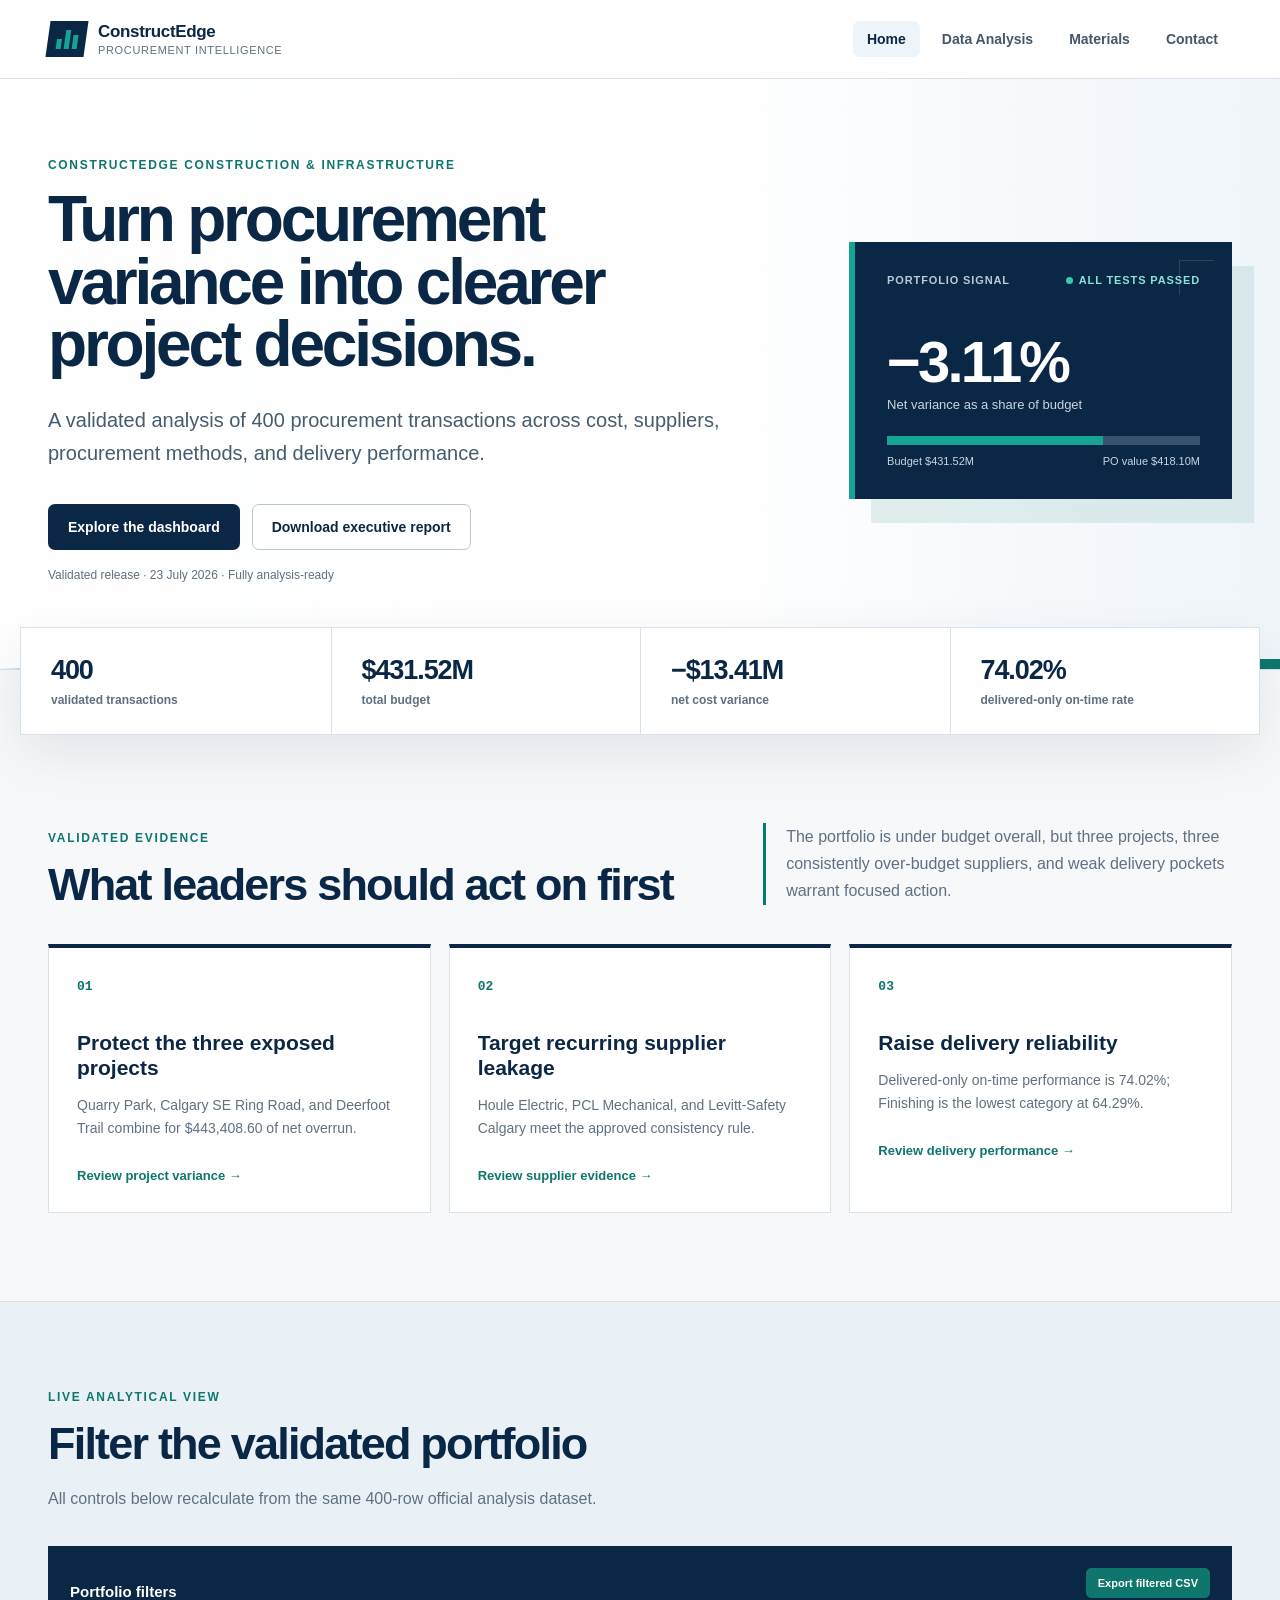
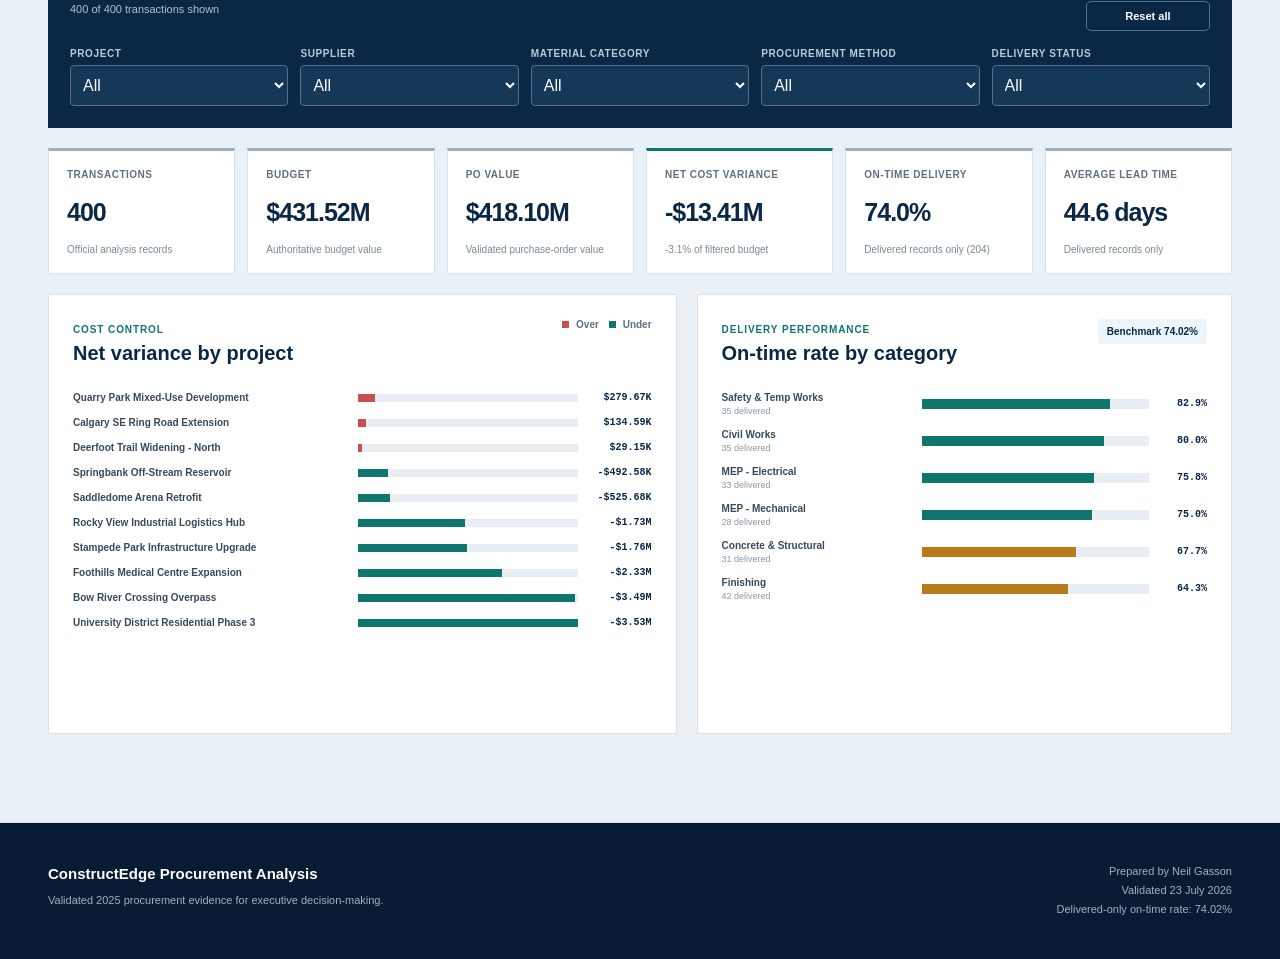
<file: index.html>
<!doctype html>
<html lang="en">
  <head>
    <meta charset="utf-8">
    <meta name="viewport" content="width=device-width, initial-scale=1">
    <meta name="description" content="Validated 2025 procurement cost, supplier, method, and delivery analysis for ConstructEdge.">
    <title>ConstructEdge Procurement Analysis</title>
    <link rel="icon" href="assets/images/favicon.svg" type="image/svg+xml">
    <link rel="stylesheet" href="assets/css/styles.css">
  </head>
  <body>
    <header class="site-header">
      <div class="page-shell nav-shell">
        <a class="brand" href="index.html" aria-label="ConstructEdge Procurement home">
          <span class="brand-mark" aria-hidden="true"><i></i><i></i><i></i></span>
          <span>
            <strong>ConstructEdge</strong>
            <small>Procurement intelligence</small>
          </span>
        </a>
        <nav aria-label="Primary navigation">
          <a class="active" aria-current="page" href="index.html">Home</a>
          <a href="analysis.html">Data Analysis</a>
          <a href="materials.html">Materials</a>
          <a href="contact.html">Contact</a>
        </nav>
      </div>
    </header>

    <main>
      <section class="hero">
        <div class="hero-grid page-shell">
          <div class="hero-copy">
            <p class="eyebrow">ConstructEdge Construction &amp; Infrastructure</p>
            <h1>Turn procurement variance into clearer project decisions.</h1>
            <p class="hero-lede">
              A validated analysis of 400 procurement transactions across cost,
              suppliers, procurement methods, and delivery performance.
            </p>
            <div class="hero-actions">
              <a class="button button-primary" href="analysis.html">Explore the dashboard</a>
              <a class="button button-secondary" href="downloads/Neil_Gasson_Executive_Report.pdf" download>
                Download executive report
              </a>
            </div>
            <p class="release-note">Validated release · 23 July 2026 · Fully analysis-ready</p>
          </div>
          <div class="hero-signal" aria-label="Validated performance snapshot">
            <div class="signal-header">
              <span>Portfolio signal</span>
              <span class="status-dot">All tests passed</span>
            </div>
            <div class="signal-value">−3.11%</div>
            <p>Net variance as a share of budget</p>
            <div class="signal-track" aria-hidden="true"><span></span></div>
            <div class="signal-meta">
              <span>Budget $431.52M</span>
              <span>PO value $418.10M</span>
            </div>
          </div>
        </div>
      </section>

      <section class="snapshot page-shell" aria-label="Portfolio snapshot">
        <article><strong>400</strong><span>validated transactions</span></article>
        <article><strong>$431.52M</strong><span>total budget</span></article>
        <article><strong>−$13.41M</strong><span>net cost variance</span></article>
        <article><strong>74.02%</strong><span>delivered-only on-time rate</span></article>
      </section>

      <section class="section page-shell">
        <div class="section-heading split-heading">
          <div>
            <p class="eyebrow">Validated evidence</p>
            <h2>What leaders should act on first</h2>
          </div>
          <p>
            The portfolio is under budget overall, but three projects, three
            consistently over-budget suppliers, and weak delivery pockets
            warrant focused action.
          </p>
        </div>
        <div class="insight-grid">
          <article class="insight-card">
            <span class="insight-number">01</span>
            <h3>Protect the three exposed projects</h3>
            <p>
              Quarry Park, Calgary SE Ring Road, and Deerfoot Trail combine for
              $443,408.60 of net overrun.
            </p>
            <a href="analysis.html#q1">Review project variance →</a>
          </article>
          <article class="insight-card">
            <span class="insight-number">02</span>
            <h3>Target recurring supplier leakage</h3>
            <p>
              Houle Electric, PCL Mechanical, and Levitt-Safety Calgary meet
              the approved consistency rule.
            </p>
            <a href="analysis.html#q2">Review supplier evidence →</a>
          </article>
          <article class="insight-card">
            <span class="insight-number">03</span>
            <h3>Raise delivery reliability</h3>
            <p>
              Delivered-only on-time performance is 74.02%; Finishing is the
              lowest category at 64.29%.
            </p>
            <a href="analysis.html#q4">Review delivery performance →</a>
          </article>
        </div>
      </section>

      <section class="section section-tinted">
        <div class="page-shell">
          <div class="section-heading">
            <p class="eyebrow">Live analytical view</p>
            <h2>Filter the validated portfolio</h2>
            <p>All controls below recalculate from the same 400-row official analysis dataset.</p>
          </div>
          <div class="dashboard dashboard-embedded" data-dashboard data-embedded="true">
            <div class="dashboard-loading">Loading validated analysis…</div>
          </div>
          <noscript><p class="noscript-note">JavaScript is required for the interactive dashboard.</p></noscript>
        </div>
      </section>
    </main>

    <footer class="site-footer">
      <div class="page-shell footer-grid">
        <div>
          <strong>ConstructEdge Procurement Analysis</strong>
          <p>Validated 2025 procurement evidence for executive decision-making.</p>
        </div>
        <div>
          <span>Prepared by Neil Gasson</span>
          <span>Validated 23 July 2026</span>
          <span>Delivered-only on-time rate: 74.02%</span>
        </div>
      </div>
    </footer>

    <script src="assets/js/dashboard.js" defer></script>
  </body>
</html>
</file>
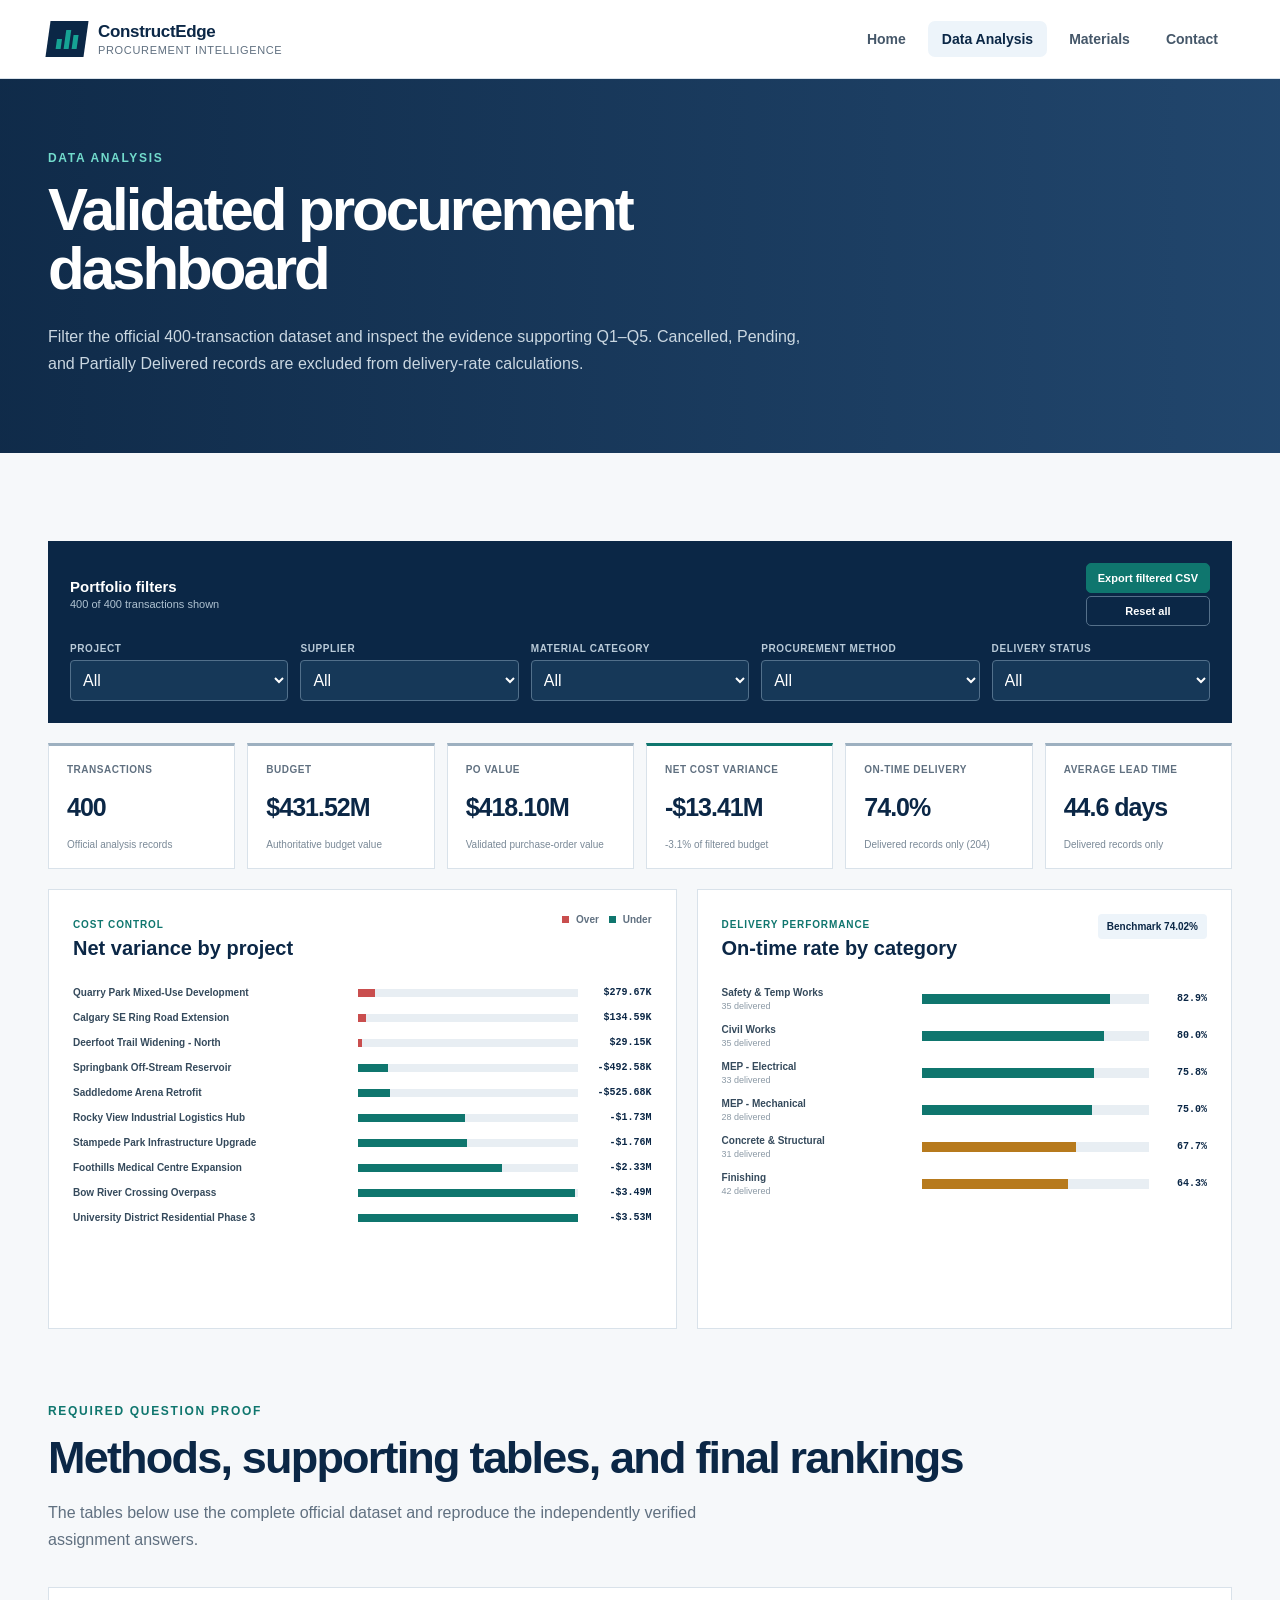
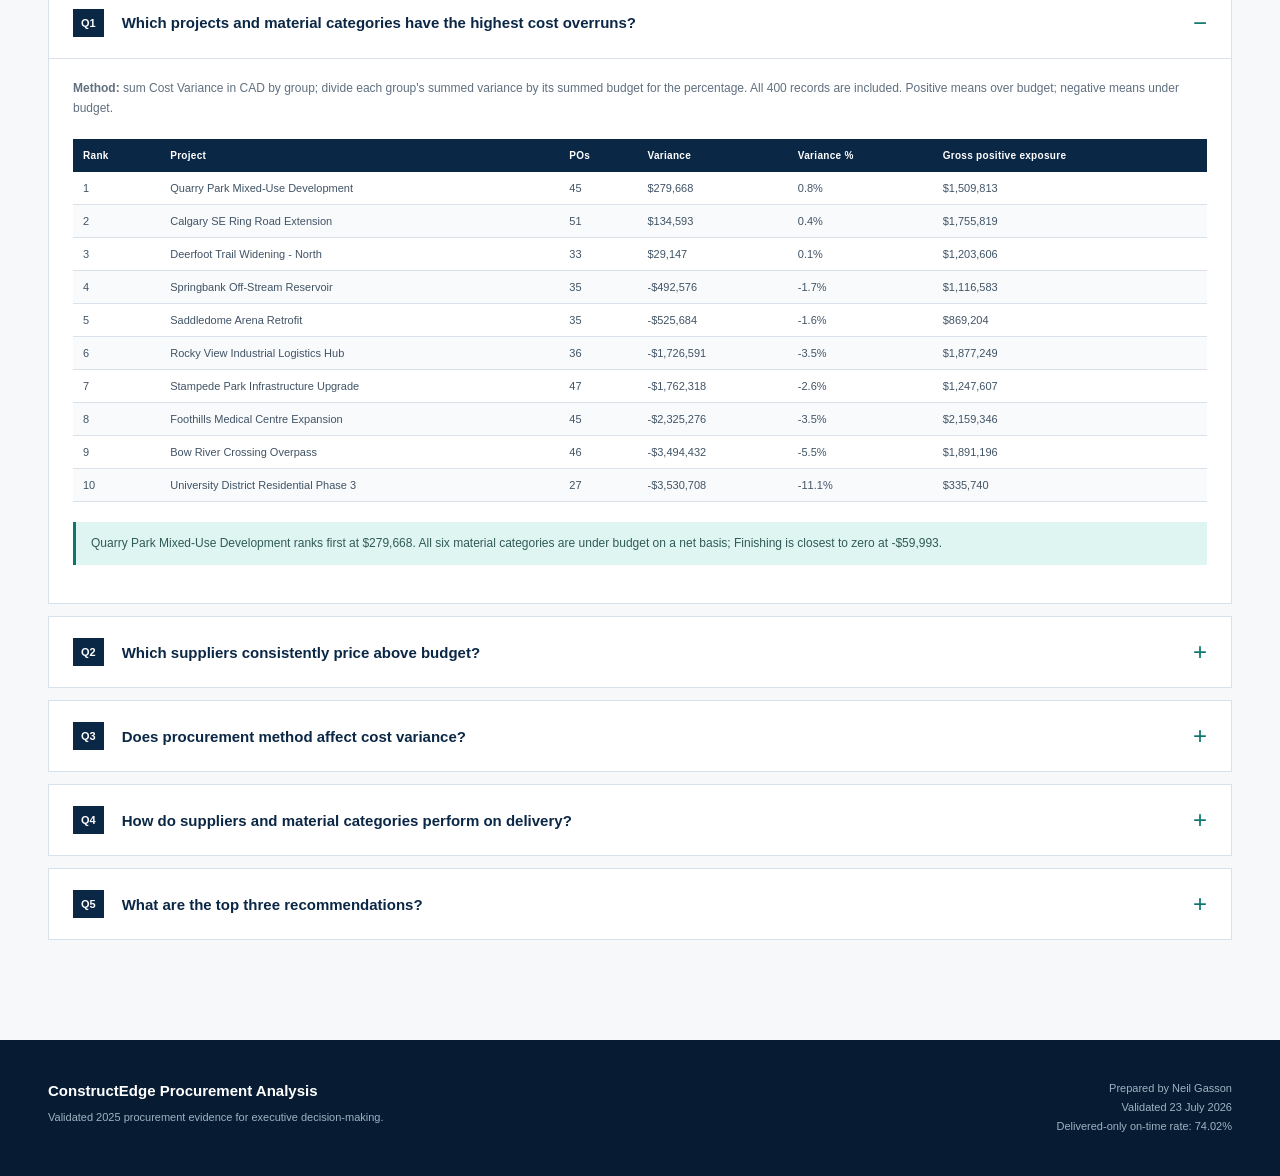
<file: analysis.html>
<!doctype html>
<html lang="en">
  <head>
    <meta charset="utf-8">
    <meta name="viewport" content="width=device-width, initial-scale=1">
    <meta name="description" content="Interactive ConstructEdge procurement dashboard and independently validated Q1–Q5 evidence.">
    <title>Data Analysis | ConstructEdge Procurement Analysis</title>
    <link rel="icon" href="assets/images/favicon.svg" type="image/svg+xml">
    <link rel="stylesheet" href="assets/css/styles.css">
  </head>
  <body>
    <header class="site-header">
      <div class="page-shell nav-shell">
        <a class="brand" href="index.html" aria-label="ConstructEdge Procurement home">
          <span class="brand-mark" aria-hidden="true"><i></i><i></i><i></i></span>
          <span>
            <strong>ConstructEdge</strong>
            <small>Procurement intelligence</small>
          </span>
        </a>
        <nav aria-label="Primary navigation">
          <a href="index.html">Home</a>
          <a class="active" aria-current="page" href="analysis.html">Data Analysis</a>
          <a href="materials.html">Materials</a>
          <a href="contact.html">Contact</a>
        </nav>
      </div>
    </header>

    <main>
      <section class="page-masthead">
        <div class="page-shell">
          <p class="eyebrow">Data Analysis</p>
          <h1>Validated procurement dashboard</h1>
          <p>
            Filter the official 400-transaction dataset and inspect the
            evidence supporting Q1–Q5. Cancelled, Pending, and Partially
            Delivered records are excluded from delivery-rate calculations.
          </p>
        </div>
      </section>
      <section class="section page-shell">
        <div class="dashboard" data-dashboard data-embedded="false">
          <div class="dashboard-loading">Loading validated analysis…</div>
        </div>
        <noscript><p class="noscript-note">JavaScript is required for the interactive dashboard.</p></noscript>
      </section>
    </main>

    <footer class="site-footer">
      <div class="page-shell footer-grid">
        <div>
          <strong>ConstructEdge Procurement Analysis</strong>
          <p>Validated 2025 procurement evidence for executive decision-making.</p>
        </div>
        <div>
          <span>Prepared by Neil Gasson</span>
          <span>Validated 23 July 2026</span>
          <span>Delivered-only on-time rate: 74.02%</span>
        </div>
      </div>
    </footer>

    <script src="assets/js/dashboard.js" defer></script>
  </body>
</html>
</file>
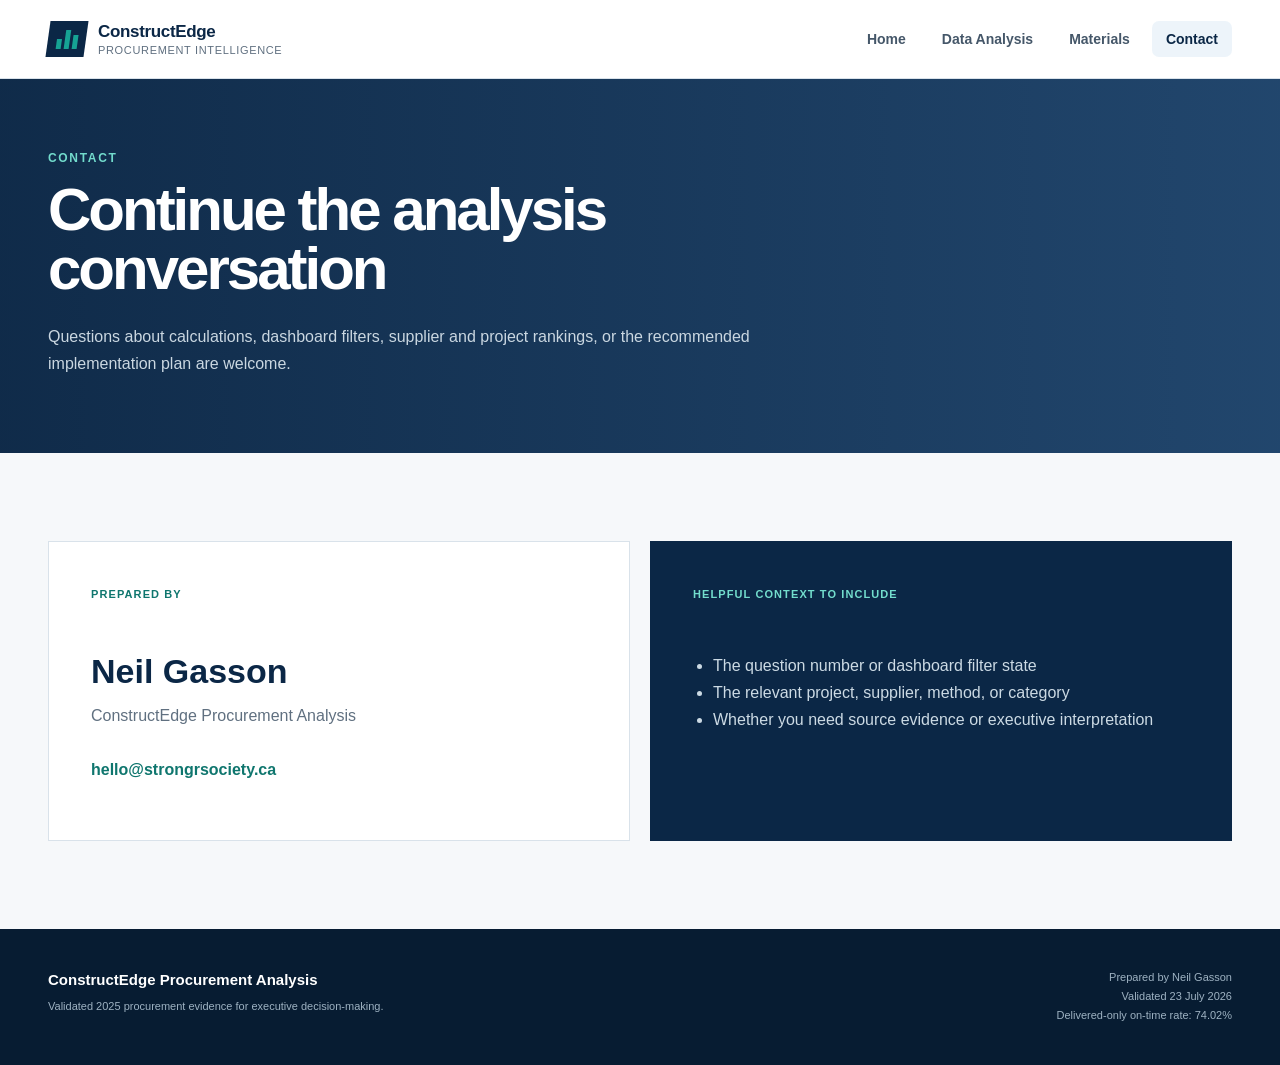
<file: contact.html>
<!doctype html>
<html lang="en">
  <head>
    <meta charset="utf-8">
    <meta name="viewport" content="width=device-width, initial-scale=1">
    <meta name="description" content="Contact Neil Gasson about the ConstructEdge procurement analysis.">
    <title>Contact | ConstructEdge Procurement Analysis</title>
    <link rel="icon" href="assets/images/favicon.svg" type="image/svg+xml">
    <link rel="stylesheet" href="assets/css/styles.css">
  </head>
  <body>
    <header class="site-header">
      <div class="page-shell nav-shell">
        <a class="brand" href="index.html" aria-label="ConstructEdge Procurement home">
          <span class="brand-mark" aria-hidden="true"><i></i><i></i><i></i></span>
          <span>
            <strong>ConstructEdge</strong>
            <small>Procurement intelligence</small>
          </span>
        </a>
        <nav aria-label="Primary navigation">
          <a href="index.html">Home</a>
          <a href="analysis.html">Data Analysis</a>
          <a href="materials.html">Materials</a>
          <a class="active" aria-current="page" href="contact.html">Contact</a>
        </nav>
      </div>
    </header>

    <main>
      <section class="page-masthead">
        <div class="page-shell">
          <p class="eyebrow">Contact</p>
          <h1>Continue the analysis conversation</h1>
          <p>
            Questions about calculations, dashboard filters, supplier and
            project rankings, or the recommended implementation plan are
            welcome.
          </p>
        </div>
      </section>
      <section class="section page-shell contact-grid">
        <article class="contact-card">
          <span class="contact-label">Prepared by</span>
          <h2>Neil Gasson</h2>
          <p>ConstructEdge Procurement Analysis</p>
          <a href="mailto:hello@strongrsociety.ca">hello@strongrsociety.ca</a>
        </article>
        <article class="contact-card contact-card-dark">
          <span class="contact-label">Helpful context to include</span>
          <ul>
            <li>The question number or dashboard filter state</li>
            <li>The relevant project, supplier, method, or category</li>
            <li>Whether you need source evidence or executive interpretation</li>
          </ul>
        </article>
      </section>
    </main>

    <footer class="site-footer">
      <div class="page-shell footer-grid">
        <div>
          <strong>ConstructEdge Procurement Analysis</strong>
          <p>Validated 2025 procurement evidence for executive decision-making.</p>
        </div>
        <div>
          <span>Prepared by Neil Gasson</span>
          <span>Validated 23 July 2026</span>
          <span>Delivered-only on-time rate: 74.02%</span>
        </div>
      </div>
    </footer>
  </body>
</html>
</file>
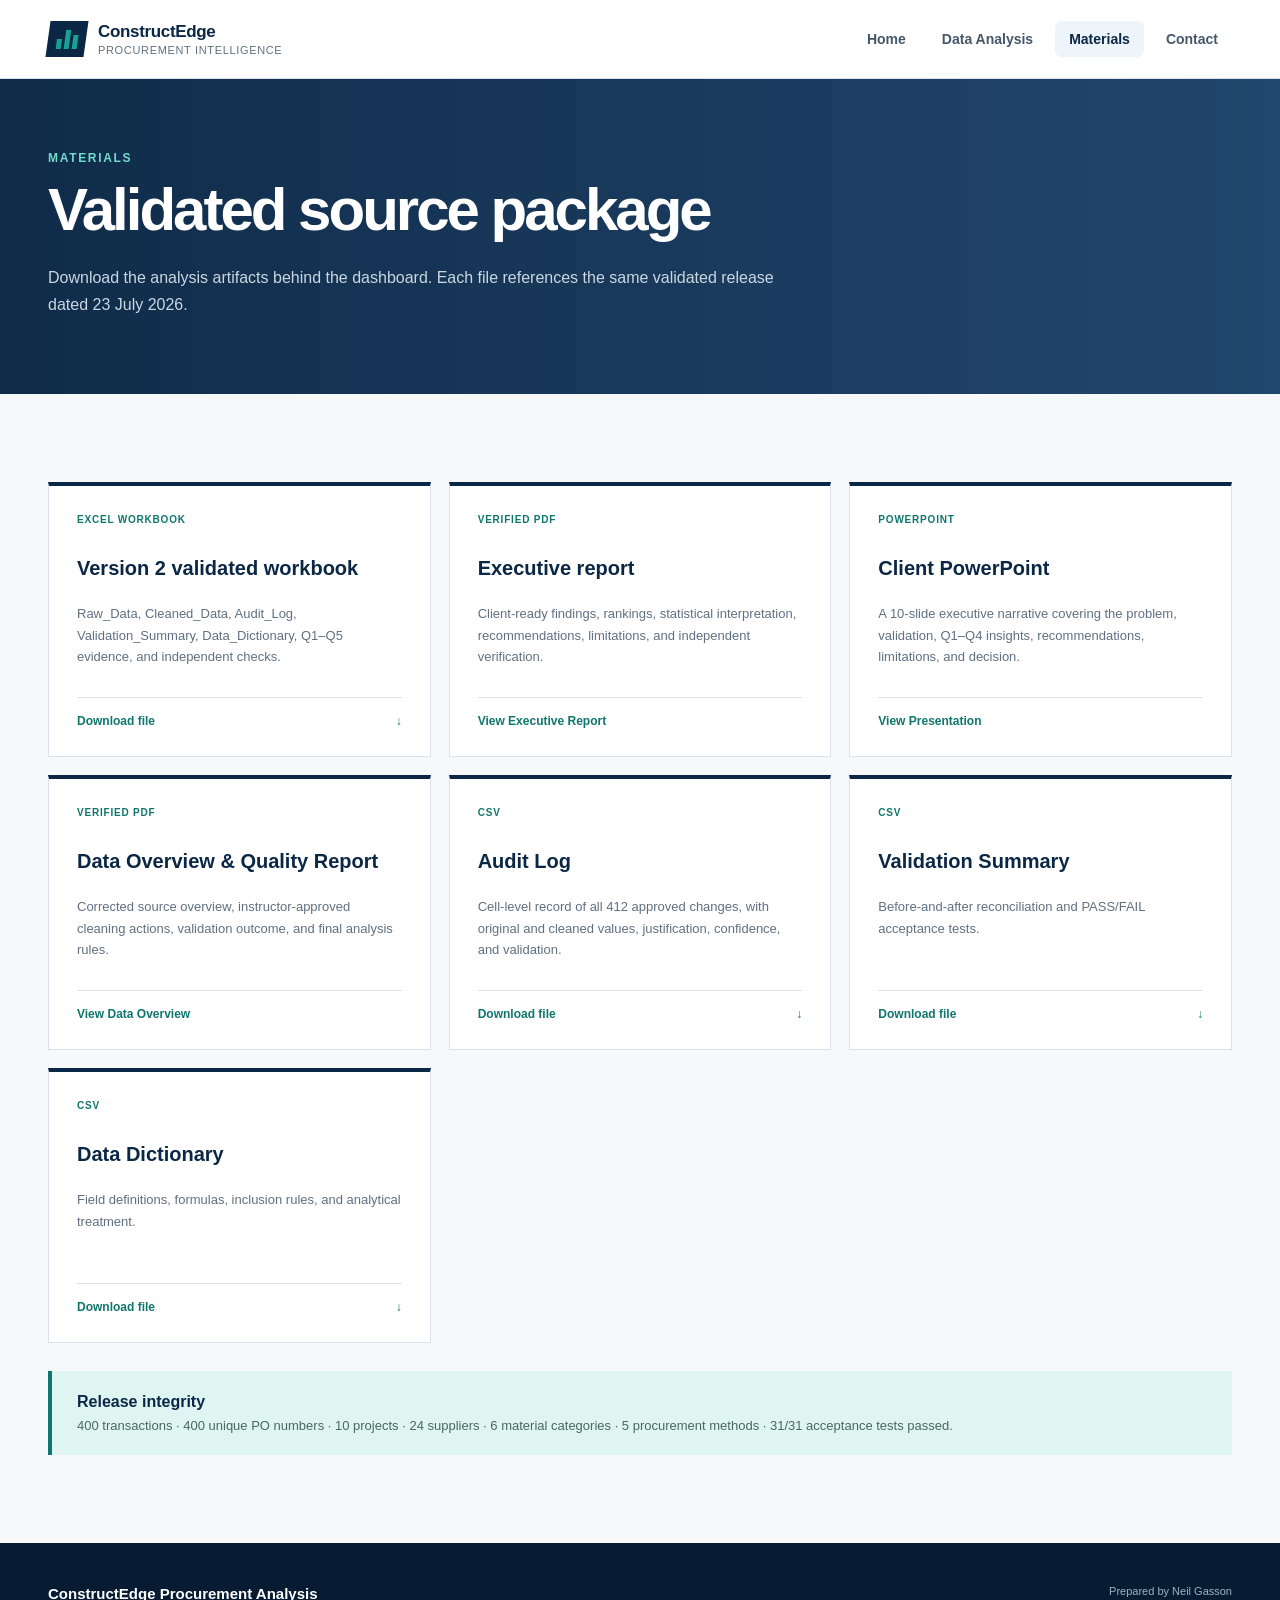
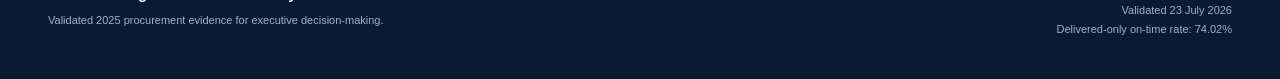
<file: materials.html>
<!doctype html>
<html lang="en">
  <head>
    <meta charset="utf-8">
    <meta name="viewport" content="width=device-width, initial-scale=1">
    <meta name="description" content="Download the validated ConstructEdge procurement analysis package.">
    <title>Materials | ConstructEdge Procurement Analysis</title>
    <link rel="icon" href="assets/images/favicon.svg" type="image/svg+xml">
    <link rel="stylesheet" href="assets/css/styles.css">
  </head>
  <body>
    <header class="site-header">
      <div class="page-shell nav-shell">
        <a class="brand" href="index.html" aria-label="ConstructEdge Procurement home">
          <span class="brand-mark" aria-hidden="true"><i></i><i></i><i></i></span>
          <span>
            <strong>ConstructEdge</strong>
            <small>Procurement intelligence</small>
          </span>
        </a>
        <nav aria-label="Primary navigation">
          <a href="index.html">Home</a>
          <a href="analysis.html">Data Analysis</a>
          <a class="active" aria-current="page" href="materials.html">Materials</a>
          <a href="contact.html">Contact</a>
        </nav>
      </div>
    </header>

    <main>
      <section class="page-masthead">
        <div class="page-shell">
          <p class="eyebrow">Materials</p>
          <h1>Validated source package</h1>
          <p>
            Download the analysis artifacts behind the dashboard. Each file
            references the same validated release dated 23 July 2026.
          </p>
        </div>
      </section>
      <section class="section page-shell">
        <div class="download-grid">
          <article class="download-card">
            <span>Excel workbook</span>
            <h2>Version 2 validated workbook</h2>
            <p>Raw_Data, Cleaned_Data, Audit_Log, Validation_Summary, Data_Dictionary, Q1–Q5 evidence, and independent checks.</p>
            <a href="downloads/Neil_Gasson_Validated_Procurement_Data_V2.xlsx" download>Download file <b aria-hidden="true">↓</b></a>
          </article>
          <article class="download-card">
            <span>Verified PDF</span>
            <h2>Executive report</h2>
            <p>Client-ready findings, rankings, statistical interpretation, recommendations, limitations, and independent verification.</p>
           <a href="downloads/Neil_Gasson_Executive_Report.pdf"
   target="_blank"
   rel="noopener"
   class="download-link">
  View Executive Report
</a>
          </article>
          <article class="download-card">
            <span>PowerPoint</span>
            <h2>Client PowerPoint</h2>
            <p>A 10-slide executive narrative covering the problem, validation, Q1–Q4 insights, recommendations, limitations, and decision.</p>
            <a href="downloads/Neil_Gasson_Client_Presentation.pdf"
   target="_blank"
   rel="noopener"
   class="download-link">
  View Presentation
</a>
          </article>
          <article class="download-card">
            <span>Verified PDF</span>
            <h2>Data Overview &amp; Quality Report</h2>
            <p>Corrected source overview, instructor-approved cleaning actions, validation outcome, and final analysis rules.</p>
            <a href="downloads/Neil_Gasson_Overview_Final.pdf"
   target="_blank"
   rel="noopener"
   class="download-link">
    View Data Overview
</a>
          </article>
          <article class="download-card">
            <span>CSV</span>
            <h2>Audit Log</h2>
            <p>Cell-level record of all 412 approved changes, with original and cleaned values, justification, confidence, and validation.</p>
            <a href="downloads/Neil_Gasson_Audit_Log.csv" download>Download file <b aria-hidden="true">↓</b></a>
          </article>
          <article class="download-card">
            <span>CSV</span>
            <h2>Validation Summary</h2>
            <p>Before-and-after reconciliation and PASS/FAIL acceptance tests.</p>
            <a href="downloads/Neil_Gasson_Validation_Summary.csv" download>Download file <b aria-hidden="true">↓</b></a>
          </article>
          <article class="download-card">
            <span>CSV</span>
            <h2>Data Dictionary</h2>
            <p>Field definitions, formulas, inclusion rules, and analytical treatment.</p>
            <a href="downloads/Neil_Gasson_Data_Dictionary.csv" download>Download file <b aria-hidden="true">↓</b></a>
          </article>
        </div>
        <div class="integrity-note">
          <strong>Release integrity</strong>
          <p>
            400 transactions · 400 unique PO numbers · 10 projects · 24
            suppliers · 6 material categories · 5 procurement methods · 31/31
            acceptance tests passed.
          </p>
        </div>
      </section>
    </main>

    <footer class="site-footer">
      <div class="page-shell footer-grid">
        <div>
          <strong>ConstructEdge Procurement Analysis</strong>
          <p>Validated 2025 procurement evidence for executive decision-making.</p>
        </div>
        <div>
          <span>Prepared by Neil Gasson</span>
          <span>Validated 23 July 2026</span>
          <span>Delivered-only on-time rate: 74.02%</span>
        </div>
      </div>
    </footer>
  </body>
</html>
</file>
<file: assets/css/styles.css>
:root {
  --navy: #0b2746;
  --navy-2: #143b64;
  --teal: #0f766e;
  --teal-2: #16a394;
  --aqua: #dff5f1;
  --blue-wash: #edf4fa;
  --ink: #152231;
  --muted: #607080;
  --line: #d9e2ea;
  --paper: #ffffff;
  --canvas: #f6f8fa;
  --positive: #c94e4e;
  --warning: #b77a1d;
  --shadow: 0 18px 55px rgba(11, 39, 70, 0.09);
}

* {
  box-sizing: border-box;
}

html {
  scroll-behavior: smooth;
}

body {
  background: var(--canvas);
  color: var(--ink);
  font-family: Arial, Helvetica, sans-serif;
  margin: 0;
}

a {
  color: inherit;
  text-decoration: none;
}

button,
select {
  font: inherit;
}

.page-shell {
  margin: 0 auto;
  max-width: 1240px;
  padding-left: 28px;
  padding-right: 28px;
  width: 100%;
}

.site-header {
  background: rgba(255, 255, 255, 0.96);
  border-bottom: 1px solid var(--line);
  position: sticky;
  top: 0;
  z-index: 20;
}

.nav-shell {
  align-items: center;
  display: flex;
  height: 78px;
  justify-content: space-between;
}

.brand {
  align-items: center;
  display: flex;
  gap: 12px;
}

.brand > span:last-child {
  display: flex;
  flex-direction: column;
  gap: 2px;
}

.brand strong {
  color: var(--navy);
  font-size: 17px;
  letter-spacing: -0.02em;
}

.brand small {
  color: var(--muted);
  font-size: 11px;
  letter-spacing: 0.06em;
  text-transform: uppercase;
}

.brand-mark {
  align-items: flex-end;
  background: var(--navy);
  display: flex;
  gap: 3px;
  height: 36px;
  justify-content: center;
  padding: 8px;
  transform: skew(-8deg);
  width: 38px;
}

.brand-mark i {
  background: var(--teal-2);
  display: block;
  width: 5px;
}

.brand-mark i:nth-child(1) {
  height: 10px;
}

.brand-mark i:nth-child(2) {
  height: 19px;
}

.brand-mark i:nth-child(3) {
  height: 14px;
}

.site-header nav {
  align-items: center;
  display: flex;
  gap: 8px;
}

.site-header nav a {
  border-radius: 7px;
  color: #455769;
  font-size: 14px;
  font-weight: 700;
  padding: 10px 14px;
}

.site-header nav a:hover,
.site-header nav a.active {
  background: var(--blue-wash);
  color: var(--navy);
}

.hero {
  background:
    linear-gradient(90deg, rgba(255,255,255,0.96) 0%, rgba(255,255,255,0.91) 56%, rgba(237,244,250,0.72) 100%),
    repeating-linear-gradient(90deg, transparent 0, transparent 79px, rgba(11,39,70,0.04) 80px),
    repeating-linear-gradient(0deg, transparent 0, transparent 79px, rgba(11,39,70,0.04) 80px);
  border-bottom: 1px solid var(--line);
  overflow: hidden;
  position: relative;
}

.hero::after {
  background: var(--teal);
  clip-path: polygon(62% 0, 100% 0, 100% 100%, 0 100%);
  content: "";
  height: 10px;
  inset: auto 0 0;
  position: absolute;
}

.hero-grid {
  align-items: center;
  display: grid;
  gap: 90px;
  grid-template-columns: 1.3fr 0.7fr;
  min-height: 590px;
  padding-bottom: 86px;
  padding-top: 78px;
}

.eyebrow {
  color: var(--teal);
  font-size: 12px;
  font-weight: 800;
  letter-spacing: 0.14em;
  margin: 0 0 16px;
  text-transform: uppercase;
}

.hero h1,
.page-masthead h1 {
  color: var(--navy);
  font-size: clamp(42px, 5vw, 68px);
  letter-spacing: -0.05em;
  line-height: 0.98;
  margin: 0;
  max-width: 760px;
}

.hero-lede {
  color: #465b6d;
  font-size: 20px;
  line-height: 1.65;
  margin: 28px 0 0;
  max-width: 710px;
}

.hero-actions {
  display: flex;
  flex-wrap: wrap;
  gap: 12px;
  margin-top: 34px;
}

.button {
  border: 1px solid transparent;
  border-radius: 7px;
  display: inline-flex;
  font-size: 14px;
  font-weight: 800;
  justify-content: center;
  padding: 14px 19px;
}

.button-primary {
  background: var(--navy);
  color: white;
}

.button-primary:hover {
  background: var(--navy-2);
}

.button-secondary {
  background: white;
  border-color: #b8c7d4;
  color: var(--navy);
}

.button-secondary:hover {
  border-color: var(--teal);
  color: var(--teal);
}

.release-note {
  color: var(--muted);
  font-size: 12px;
  margin: 18px 0 0;
}

.hero-signal {
  background: var(--navy);
  border-left: 6px solid var(--teal-2);
  box-shadow: 22px 24px 0 rgba(15,118,110,0.11);
  color: white;
  padding: 32px;
  position: relative;
}

.hero-signal::before {
  border-left: 1px solid rgba(255,255,255,0.13);
  border-top: 1px solid rgba(255,255,255,0.13);
  content: "";
  height: 34px;
  position: absolute;
  right: 18px;
  top: 18px;
  width: 34px;
}

.signal-header,
.signal-meta {
  display: flex;
  justify-content: space-between;
}

.signal-header {
  align-items: center;
  color: #b9cad8;
  font-size: 11px;
  font-weight: 800;
  letter-spacing: 0.08em;
  text-transform: uppercase;
}

.status-dot {
  color: #8ce2d4;
}

.status-dot::before {
  background: #39c7b1;
  border-radius: 50%;
  content: "";
  display: inline-block;
  height: 7px;
  margin-right: 6px;
  width: 7px;
}

.signal-value {
  font-size: 58px;
  font-weight: 800;
  letter-spacing: -0.05em;
  margin-top: 42px;
}

.hero-signal p {
  color: #c9d6df;
  font-size: 13px;
  margin: 2px 0 24px;
}

.signal-track {
  background: #38536f;
  display: block;
  height: 9px;
  overflow: hidden;
}

.signal-track span {
  background: var(--teal-2);
  display: block;
  height: 100%;
  width: 69%;
}

.signal-meta {
  color: #c9d6df;
  font-size: 11px;
  margin-top: 10px;
}

.snapshot {
  background: white;
  border: 1px solid var(--line);
  box-shadow: var(--shadow);
  display: grid;
  grid-template-columns: repeat(4, 1fr);
  margin-top: -43px;
  padding: 0;
  position: relative;
  z-index: 2;
}

.snapshot article {
  display: flex;
  flex-direction: column;
  gap: 7px;
  padding: 27px 30px;
}

.snapshot article + article {
  border-left: 1px solid var(--line);
}

.snapshot strong {
  color: var(--navy);
  font-size: 27px;
  letter-spacing: -0.04em;
}

.snapshot span {
  color: var(--muted);
  font-size: 12px;
  font-weight: 700;
}

.section {
  padding-bottom: 88px;
  padding-top: 88px;
}

.section-tinted {
  background: #eaf1f6;
  border-bottom: 1px solid var(--line);
  border-top: 1px solid var(--line);
}

.section-heading {
  margin-bottom: 34px;
}

.section-heading h2 {
  color: var(--navy);
  font-size: clamp(30px, 4vw, 45px);
  letter-spacing: -0.04em;
  line-height: 1.08;
  margin: 0;
}

.section-heading > p:last-child {
  color: var(--muted);
  line-height: 1.7;
  max-width: 700px;
}

.split-heading {
  align-items: end;
  display: grid;
  gap: 90px;
  grid-template-columns: 1fr 0.75fr;
}

.split-heading > p {
  border-left: 3px solid var(--teal);
  margin: 0 0 5px;
  padding-left: 20px;
}

.insight-grid {
  display: grid;
  gap: 18px;
  grid-template-columns: repeat(3, 1fr);
}

.insight-card {
  background: white;
  border: 1px solid var(--line);
  border-top: 4px solid var(--navy);
  min-height: 250px;
  padding: 28px;
}

.insight-number {
  color: var(--teal);
  font-family: "SFMono-Regular", Consolas, "Liberation Mono", monospace;
  font-size: 13px;
  font-weight: 800;
}

.insight-card h3 {
  color: var(--navy);
  font-size: 21px;
  line-height: 1.2;
  margin: 36px 0 12px;
}

.insight-card p {
  color: var(--muted);
  font-size: 14px;
  line-height: 1.65;
}

.insight-card a {
  color: var(--teal);
  display: inline-block;
  font-size: 13px;
  font-weight: 800;
  margin-top: 14px;
}

.page-masthead {
  background:
    linear-gradient(90deg, rgba(11,39,70,0.98), rgba(20,59,100,0.94)),
    repeating-linear-gradient(90deg, transparent 0, transparent 79px, rgba(255,255,255,0.07) 80px);
  color: white;
  padding: 72px 0 76px;
}

.page-masthead .eyebrow {
  color: #72dbcc;
}

.page-masthead h1 {
  color: white;
  font-size: clamp(40px, 5vw, 60px);
}

.page-masthead p:last-child {
  color: #cad7e1;
  line-height: 1.7;
  margin: 24px 0 0;
  max-width: 770px;
}

.dashboard {
  display: flex;
  flex-direction: column;
  gap: 20px;
}

.dashboard-loading,
.dashboard-error {
  background: white;
  border: 1px solid var(--line);
  color: var(--muted);
  padding: 44px;
  text-align: center;
}

.dashboard-error {
  border-color: #e2b1b1;
  color: #943b3b;
}

.filter-panel {
  background: var(--navy);
  color: white;
  padding: 22px;
}

.filter-heading {
  align-items: center;
  display: flex;
  justify-content: space-between;
  margin-bottom: 17px;
}

.filter-heading > div {
  display: flex;
  flex-direction: column;
  gap: 3px;
}

.filter-heading strong {
  font-size: 15px;
}

.filter-heading span {
  color: #afc2d1;
  font-size: 11px;
}

.filter-actions {
  display: flex;
  gap: 8px;
}

.filter-heading button,
.filter-heading .export-button {
  background: transparent;
  border: 1px solid #55708a;
  border-radius: 5px;
  color: white;
  cursor: pointer;
  font-size: 11px;
  font-weight: 800;
  padding: 8px 11px;
}

.filter-heading button:hover,
.filter-heading .export-button:hover {
  border-color: #73ddcd;
  color: #73ddcd;
}

.filter-heading .export-button {
  background: var(--teal);
  border-color: var(--teal);
}

.filter-heading .export-button:hover {
  background: var(--teal-2);
  border-color: var(--teal-2);
  color: white;
}

.filter-grid {
  display: grid;
  gap: 12px;
  grid-template-columns: repeat(5, 1fr);
}

.filter-grid label {
  display: flex;
  flex-direction: column;
  gap: 6px;
}

.filter-grid label > span {
  color: #b9cad8;
  font-size: 10px;
  font-weight: 800;
  letter-spacing: 0.06em;
  text-transform: uppercase;
}

.filter-grid select {
  background: #163858;
  border: 1px solid #52708b;
  border-radius: 4px;
  color: white;
  min-width: 0;
  padding: 10px 8px;
  width: 100%;
}

.kpi-grid {
  display: grid;
  gap: 12px;
  grid-template-columns: repeat(6, 1fr);
}

.kpi-grid article {
  background: white;
  border: 1px solid var(--line);
  border-top: 3px solid #9db0c0;
  display: flex;
  flex-direction: column;
  min-height: 126px;
  padding: 18px;
}

.kpi-grid article.kpi-alert {
  border-top-color: var(--positive);
}

.kpi-grid article.kpi-good {
  border-top-color: var(--teal);
}

.kpi-grid span {
  color: var(--muted);
  font-size: 10px;
  font-weight: 800;
  letter-spacing: 0.05em;
  text-transform: uppercase;
}

.kpi-grid strong {
  color: var(--navy);
  font-size: 25px;
  letter-spacing: -0.04em;
  margin-top: 18px;
}

.kpi-grid small {
  color: #7a8997;
  font-size: 10px;
  margin-top: auto;
}

.chart-grid {
  display: grid;
  gap: 20px;
  grid-template-columns: 1.08fr 0.92fr;
}

.chart-card {
  background: white;
  border: 1px solid var(--line);
  min-height: 440px;
  padding: 24px;
}

.card-heading {
  align-items: flex-start;
  display: flex;
  justify-content: space-between;
  margin-bottom: 27px;
}

.card-heading > div:first-child > span {
  color: var(--teal);
  font-size: 10px;
  font-weight: 800;
  letter-spacing: 0.09em;
  text-transform: uppercase;
}

.card-heading h3 {
  color: var(--navy);
  font-size: 20px;
  margin: 5px 0 0;
}

.legend {
  display: flex;
  gap: 10px;
}

.legend span,
.benchmark {
  color: var(--muted);
  font-size: 10px;
  font-weight: 700;
}

.legend i {
  display: inline-block;
  height: 7px;
  margin-right: 4px;
  width: 7px;
}

.legend-over {
  background: var(--positive);
}

.legend-under {
  background: var(--teal);
}

.benchmark {
  background: var(--blue-wash);
  border-radius: 4px;
  color: var(--navy);
  padding: 7px 9px;
}

.bar-chart,
.delivery-chart {
  display: flex;
  flex-direction: column;
  gap: 13px;
}

.bar-row {
  align-items: center;
  display: grid;
  gap: 10px;
  grid-template-columns: minmax(125px, 1.25fr) minmax(130px, 1fr) 64px;
}

.bar-row > span,
.delivery-row > div:first-child > span {
  color: #354a5c;
  font-size: 10px;
  font-weight: 700;
  line-height: 1.2;
}

.bar-row strong,
.delivery-row > strong {
  color: var(--navy);
  font-family: "SFMono-Regular", Consolas, "Liberation Mono", monospace;
  font-size: 10px;
  text-align: right;
}

.bar-track,
.delivery-track {
  background: #e8eef3;
  height: 8px;
}

.bar-track i,
.delivery-track i {
  display: block;
  height: 100%;
}

.bar-positive {
  background: var(--positive);
}

.bar-negative {
  background: var(--teal);
}

.delivery-row {
  align-items: center;
  display: grid;
  gap: 12px;
  grid-template-columns: minmax(115px, 1fr) 1.2fr 46px;
}

.delivery-row > div:first-child {
  display: flex;
  flex-direction: column;
  gap: 2px;
}

.delivery-row small {
  color: #8b99a5;
  font-size: 9px;
}

.delivery-track {
  height: 10px;
}

.delivery-good {
  background: var(--teal);
}

.delivery-watch {
  background: var(--warning);
}

.empty-state {
  color: var(--muted);
  font-size: 13px;
  padding: 60px 10px;
  text-align: center;
}

.evidence-section {
  margin-top: 55px;
}

.evidence-section details {
  background: white;
  border: 1px solid var(--line);
  margin-bottom: 12px;
  scroll-margin-top: 96px;
}

.evidence-section summary {
  align-items: center;
  cursor: pointer;
  display: flex;
  gap: 18px;
  list-style: none;
  padding: 21px 24px;
}

.evidence-section summary::-webkit-details-marker {
  display: none;
}

.evidence-section summary::after {
  color: var(--teal);
  content: "+";
  font-size: 24px;
  margin-left: auto;
}

.evidence-section details[open] summary::after {
  content: "−";
}

.evidence-section summary > span {
  background: var(--navy);
  color: white;
  font-size: 11px;
  font-weight: 800;
  padding: 8px;
}

.evidence-section summary strong {
  color: var(--navy);
  font-size: 15px;
}

.evidence-body {
  border-top: 1px solid var(--line);
  padding: 8px 24px 26px;
}

.evidence-body > p {
  color: var(--muted);
  font-size: 12px;
  line-height: 1.65;
}

.table-wrap {
  margin-top: 20px;
  overflow-x: auto;
}

table {
  border-collapse: collapse;
  font-size: 11px;
  width: 100%;
}

th {
  background: var(--navy);
  color: white;
  font-size: 10px;
  letter-spacing: 0.03em;
  padding: 11px 10px;
  text-align: left;
}

td {
  border-bottom: 1px solid var(--line);
  color: #405366;
  padding: 10px;
}

tbody tr:nth-child(even) td {
  background: #f8fafb;
}

.interpretation {
  background: var(--aqua);
  border-left: 3px solid var(--teal);
  color: #315b58 !important;
  margin-top: 20px !important;
  padding: 12px 15px;
}

.recommendation-grid {
  display: grid;
  gap: 14px;
  grid-template-columns: repeat(3, 1fr);
  margin-top: 18px;
}

.recommendation-grid article {
  border: 1px solid var(--line);
  border-top: 4px solid var(--teal);
  padding: 20px;
}

.recommendation-grid article > div {
  align-items: center;
  display: flex;
  justify-content: space-between;
}

.recommendation-grid article > div span {
  color: var(--teal);
  font-size: 10px;
  font-weight: 800;
  text-transform: uppercase;
}

.recommendation-grid article > div b {
  color: #cbd6de;
  font-size: 26px;
}

.recommendation-grid h3 {
  color: var(--navy);
  font-size: 15px;
  line-height: 1.35;
}

.recommendation-grid p,
.recommendation-grid > article > strong {
  color: var(--muted);
  font-size: 11px;
  line-height: 1.55;
}

.recommendation-grid > article > strong {
  color: var(--navy);
  display: block;
  margin-top: 15px;
}

.method-note {
  font-style: italic;
}

.download-grid {
  display: grid;
  gap: 18px;
  grid-template-columns: repeat(3, 1fr);
}

.download-card {
  background: white;
  border: 1px solid var(--line);
  border-top: 4px solid var(--navy);
  display: flex;
  flex-direction: column;
  min-height: 275px;
  padding: 28px;
}

.download-card > span {
  color: var(--teal);
  font-size: 10px;
  font-weight: 800;
  letter-spacing: 0.08em;
  text-transform: uppercase;
}

.download-card h2 {
  color: var(--navy);
  font-size: 20px;
  margin: 32px 0 10px;
}

.download-card p {
  color: var(--muted);
  font-size: 13px;
  line-height: 1.65;
}

.download-card a {
  border-top: 1px solid var(--line);
  color: var(--teal);
  display: flex;
  font-size: 12px;
  font-weight: 800;
  justify-content: space-between;
  margin-top: auto;
  padding-top: 16px;
}

.integrity-note {
  background: var(--aqua);
  border-left: 4px solid var(--teal);
  margin-top: 28px;
  padding: 22px 25px;
}

.integrity-note strong {
  color: var(--navy);
}

.integrity-note p {
  color: #476861;
  font-size: 13px;
  margin: 7px 0 0;
}

.contact-grid {
  display: grid;
  gap: 20px;
  grid-template-columns: 1fr 1fr;
}

.contact-card {
  background: white;
  border: 1px solid var(--line);
  min-height: 300px;
  padding: 42px;
}

.contact-card-dark {
  background: var(--navy);
  border-color: var(--navy);
  color: white;
}

.contact-label {
  color: var(--teal);
  font-size: 11px;
  font-weight: 800;
  letter-spacing: 0.1em;
  text-transform: uppercase;
}

.contact-card-dark .contact-label {
  color: #73ddcd;
}

.contact-card h2 {
  color: var(--navy);
  font-size: 34px;
  margin: 50px 0 8px;
}

.contact-card p {
  color: var(--muted);
}

.contact-card a {
  color: var(--teal);
  display: inline-block;
  font-weight: 800;
  margin-top: 20px;
}

.contact-card ul {
  color: #ccdae4;
  line-height: 1.7;
  margin-top: 50px;
  padding-left: 20px;
}

.site-footer {
  background: #071c32;
  color: white;
  padding: 42px 0;
}

a:focus-visible,
button:focus-visible,
select:focus-visible,
summary:focus-visible {
  outline: 3px solid #72dbcc;
  outline-offset: 3px;
}

.noscript-note {
  background: #fff4dc;
  border: 1px solid #e5c47c;
  color: #6a4a13;
  padding: 18px;
}

.footer-grid {
  display: flex;
  justify-content: space-between;
}

.footer-grid strong {
  font-size: 15px;
}

.footer-grid p,
.footer-grid span {
  color: #9eb2c2;
  font-size: 11px;
}

.footer-grid > div:last-child {
  display: flex;
  flex-direction: column;
  gap: 7px;
  text-align: right;
}

@media (max-width: 1040px) {
  .hero-grid {
    gap: 45px;
    grid-template-columns: 1fr 0.65fr;
  }

  .filter-grid {
    grid-template-columns: repeat(3, 1fr);
  }

  .kpi-grid {
    grid-template-columns: repeat(3, 1fr);
  }

  .chart-grid {
    grid-template-columns: 1fr;
  }

  .download-grid {
    grid-template-columns: repeat(2, 1fr);
  }
}

@media (max-width: 760px) {
  .page-shell {
    padding-left: 18px;
    padding-right: 18px;
  }

  .nav-shell {
    height: auto;
    min-height: 72px;
  }

  .brand small {
    display: none;
  }

  .site-header nav {
    gap: 1px;
  }

  .site-header nav a {
    font-size: 11px;
    padding: 8px 7px;
  }

  .hero-grid {
    gap: 45px;
    grid-template-columns: 1fr;
    padding-bottom: 74px;
    padding-top: 60px;
  }

  .hero h1,
  .page-masthead h1 {
    font-size: 42px;
  }

  .hero-lede {
    font-size: 17px;
  }

  .snapshot {
    grid-template-columns: repeat(2, 1fr);
    margin-left: 18px;
    margin-right: 18px;
    width: auto;
  }

  .snapshot article:nth-child(3) {
    border-left: 0;
    border-top: 1px solid var(--line);
  }

  .snapshot article:nth-child(4) {
    border-top: 1px solid var(--line);
  }

  .section {
    padding-bottom: 60px;
    padding-top: 60px;
  }

  .split-heading,
  .insight-grid,
  .contact-grid,
  .recommendation-grid {
    grid-template-columns: 1fr;
  }

  .split-heading {
    gap: 25px;
  }

  .filter-grid {
    grid-template-columns: 1fr 1fr;
  }

  .kpi-grid {
    grid-template-columns: 1fr 1fr;
  }

  .chart-card {
    padding: 18px;
  }

  .bar-row {
    grid-template-columns: minmax(95px, 1fr) 1fr 55px;
  }

  .download-grid {
    grid-template-columns: 1fr;
  }

  .footer-grid {
    flex-direction: column;
    gap: 24px;
  }

  .footer-grid > div:last-child {
    text-align: left;
  }
}

@media (max-width: 480px) {
  .brand > span:last-child {
    display: none;
  }

  .site-header nav a {
    font-size: 10px;
    padding: 8px 5px;
  }

  .hero-actions {
    align-items: stretch;
    flex-direction: column;
  }

  .snapshot {
    grid-template-columns: 1fr;
  }

  .snapshot article + article,
  .snapshot article:nth-child(3) {
    border-left: 0;
    border-top: 1px solid var(--line);
  }

  .filter-grid,
  .kpi-grid {
    grid-template-columns: 1fr;
  }

  .filter-heading {
    align-items: flex-start;
    gap: 14px;
  }

  .filter-actions {
    flex-direction: column;
  }

  .card-heading {
    gap: 12px;
  }

  .legend {
    flex-direction: column;
    gap: 3px;
  }

  .bar-row,
  .delivery-row {
    grid-template-columns: 1fr 70px;
  }

  .bar-track,
  .delivery-track {
    grid-column: 1 / -1;
    grid-row: 2;
  }

  .bar-row strong,
  .delivery-row > strong {
    grid-column: 2;
    grid-row: 1;
  }
}
</file>
